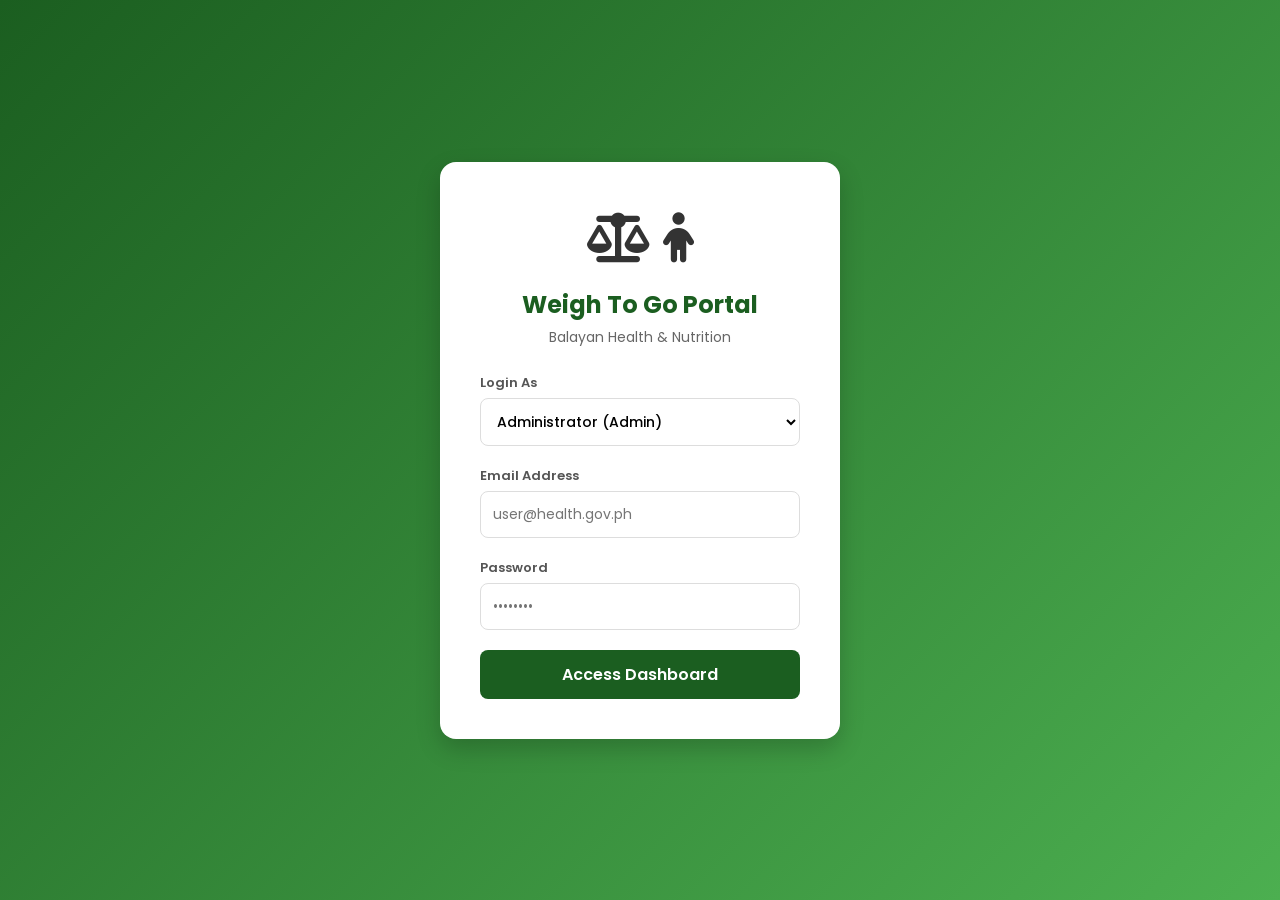
<file: Index.html>
<!DOCTYPE html>
<html lang="en">
<head>
    <meta charset="UTF-8">
    <meta name="viewport" content="width=device-width, initial-scale=1.0">
    <title>Weigh To Go - Login</title>
    <link href="https://fonts.googleapis.com/css2?family=Poppins:wght@300;400;500;600&display=swap" rel="stylesheet">
    <link rel="stylesheet" href="https://cdnjs.cloudflare.com/ajax/libs/font-awesome/6.4.0/css/all.min.css">
    <link rel="stylesheet" href="style.css">
</head>
<body class="login-body">
    <div class="login-container">
        <form onsubmit="handleLogin(event)">
            <div class="logo-area">
                <i class="fas fa-balance-scale"></i>
                <i class="fas fa-child"></i>
            </div>
            <h2>Weigh To Go Portal</h2>
            <p class="subtitle">Balayan Health & Nutrition</p>
            
            <div class="input-group">
                <label>Login As</label>
                <select id="role" style="width: 100%; padding: 12px; border: 1px solid #ddd; border-radius: 8px; font-size: 14px; outline: none; cursor: pointer; background: white;">
                    <option value="admin">Administrator (Admin)</option>
                    <option value="bns">Barangay Nutrition Scholar (BNS)</option>
                </select>
            </div>
            
            <div class="input-group">
                <label>Email Address</label>
                <input type="email" id="email" placeholder="user@health.gov.ph" required>
            </div>
            
            <div class="input-group">
                <label>Password</label>
                <input type="password" id="password" placeholder="••••••••" required>
            </div>
            
            <button type="submit" class="login-btn">Access Dashboard</button>
        </form>
    </div>

    <script>
        function handleLogin(event) {
            // Prevent the form from refreshing the page
            event.preventDefault();
            
            // Get the selected role
            const role = document.getElementById('role').value;
            
            // Redirect based on the selection
            if (role === 'admin') {
                window.location.href = 'dashboard.html';
            } else if (role === 'bns') {
                window.location.href = 'bns-dashboard.html';
            }
        }
    </script>
</body>
</html>
</file>
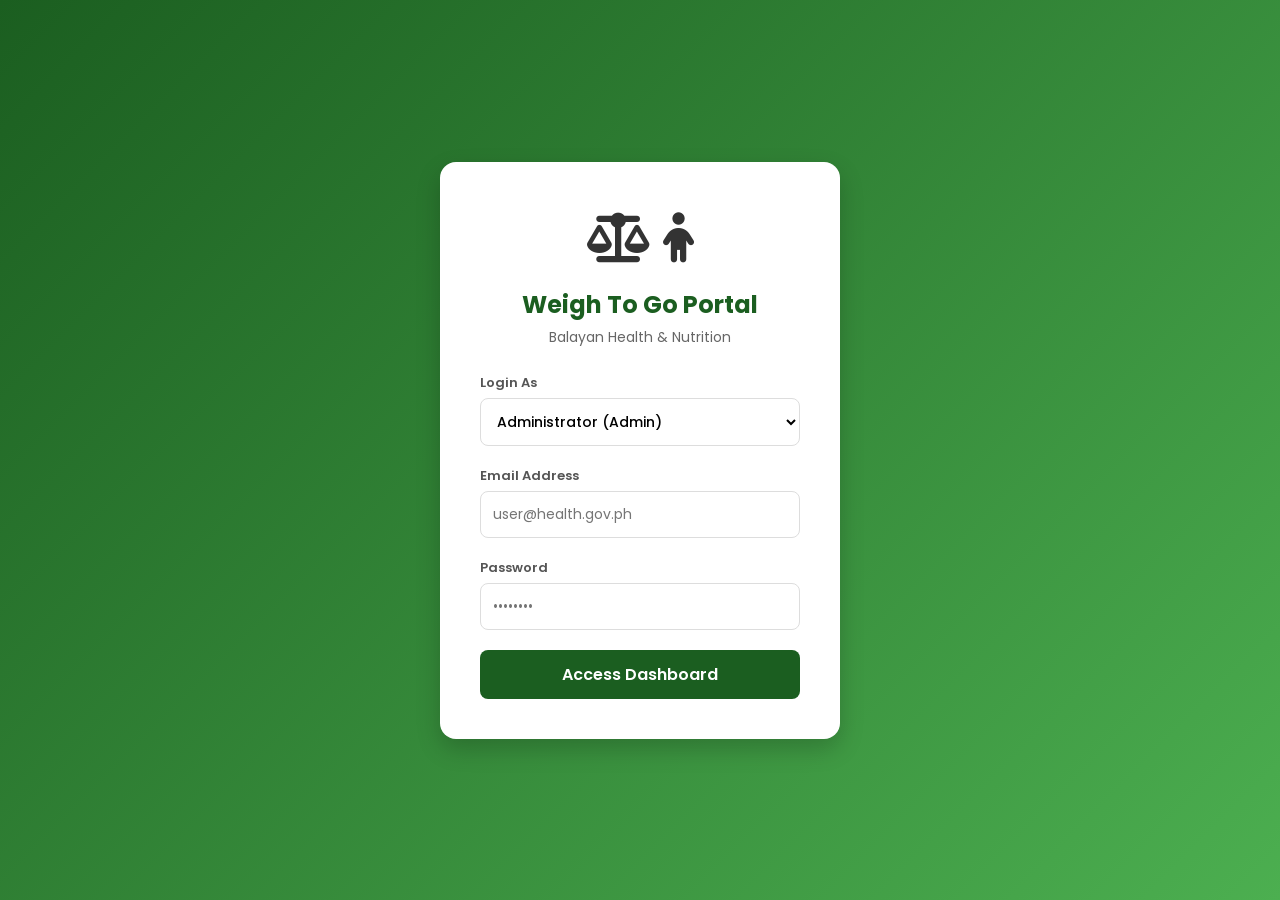
<file: index.html>
<!DOCTYPE html>
<html lang="en">
<head>
    <meta charset="UTF-8">
    <meta name="viewport" content="width=device-width, initial-scale=1.0">
    <title>Weigh To Go - Login</title>
    <link href="https://fonts.googleapis.com/css2?family=Poppins:wght@300;400;500;600&display=swap" rel="stylesheet">
    <link rel="stylesheet" href="https://cdnjs.cloudflare.com/ajax/libs/font-awesome/6.4.0/css/all.min.css">
    <link rel="stylesheet" href="style.css">
</head>
<body class="login-body">
    <div class="login-container">
        <form onsubmit="handleLogin(event)">
            <div class="logo-area">
                <i class="fas fa-balance-scale"></i>
                <i class="fas fa-child"></i>
            </div>
            <h2>Weigh To Go Portal</h2>
            <p class="subtitle">Balayan Health & Nutrition</p>
            
            <div class="input-group">
                <label>Login As</label>
                <select id="role" style="width: 100%; padding: 12px; border: 1px solid #ddd; border-radius: 8px; font-size: 14px; outline: none; cursor: pointer; background: white;">
                    <option value="admin">Administrator (Admin)</option>
                    <option value="bns">Barangay Nutrition Scholar (BNS)</option>
                </select>
            </div>
            
            <div class="input-group">
                <label>Email Address</label>
                <input type="email" id="email" placeholder="user@health.gov.ph" required>
            </div>
            
            <div class="input-group">
                <label>Password</label>
                <input type="password" id="password" placeholder="••••••••" required>
            </div>
            
            <button type="submit" class="login-btn">Access Dashboard</button>
        </form>
    </div>

    <script>
        function handleLogin(event) {
            // Prevent the form from refreshing the page
            event.preventDefault();
            
            // Get the selected role
            const role = document.getElementById('role').value;
            
            // Redirect based on the selection
            if (role === 'admin') {
                window.location.href = 'dashboard.html';
            } else if (role === 'bns') {
                window.location.href = 'bns-dashboard.html';
            }
        }
    </script>
</body>
</html>
</file>
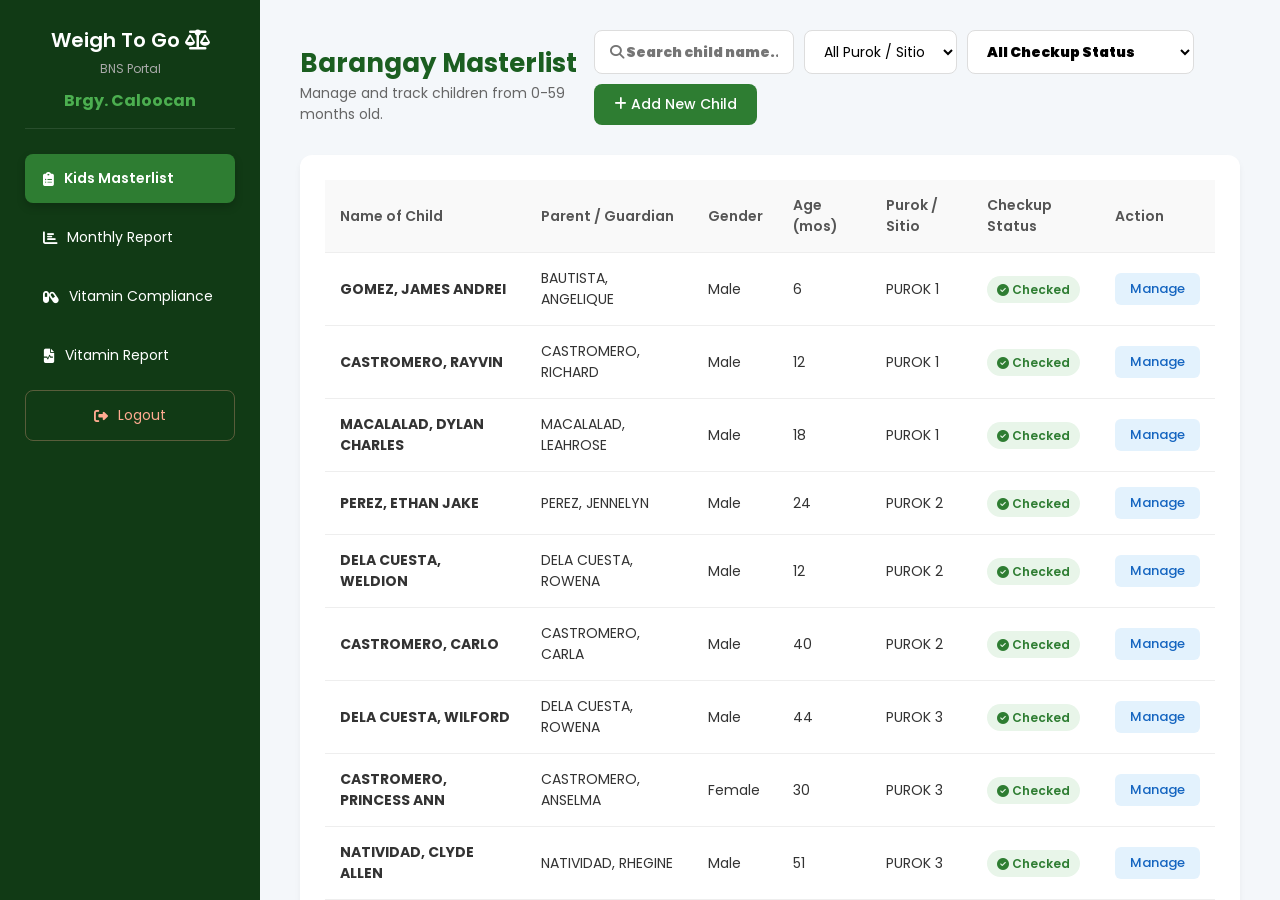
<file: bns-dashboard.html>
<!doctype html>
<html lang="en">
  <head>
    <meta charset="UTF-8" />
    <meta name="viewport" content="width=device-width, initial-scale=1.0" />
    <title>BNS Portal - Weigh To Go</title>
    <link href="https://fonts.googleapis.com/css2?family=Poppins:wght@300;400;500;600;700&display=swap" rel="stylesheet" />
    <link rel="stylesheet" href="https://cdnjs.cloudflare.com/ajax/libs/font-awesome/6.4.0/css/all.min.css" />
    <link rel="stylesheet" href="bns-style.css" />
  </head>
  <body class="dashboard-body">
    <div class="dashboard-wrapper">
      <nav class="sidebar">
        <div class="sidebar-header">
          <h3>Weigh To Go <i class="fas fa-balance-scale"></i></h3>
          <p style="color: #aaa; font-size: 12px; text-align: center">BNS Portal</p>
          <h4 id="sidebar-brgy-name" style="text-align: center; margin-top: 10px; color: #4caf50">Brgy. Caloocan</h4>
        </div>
        <ul id="sidebar-menu">
          <li class="active" onclick="switchBNSView('masterlist')"><i class="fas fa-clipboard-list"></i> Kids Masterlist</li>
          <li onclick="switchBNSView('reports')"><i class="fas fa-chart-bar"></i> Monthly Report</li>
          <li onclick="switchBNSView('vitamins')"><i class="fas fa-capsules"></i> Vitamin Compliance</li>
          <li onclick="switchBNSView('vit-reports')"><i class="fas fa-file-medical-alt"></i> Vitamin Report</li>
          <li class="logout-item" onclick="window.location.href = 'index.html'"><i class="fas fa-sign-out-alt"></i> Logout</li>
        </ul>
      </nav>

      <main class="main-content">
        <div id="masterlist-view" class="view">
          <header class="dashboard-header">
            <div class="header-titles">
              <h1 id="header-brgy-title">Barangay Masterlist</h1>
              <p>Manage and track children from 0-59 months old.</p>
            </div>
            <div class="filters-container" style="flex-wrap: wrap">
              <input type="text" id="searchChild" placeholder="&#xf002; Search child name..." style="font-family: &quot;Poppins&quot;, &quot;Font Awesome 5 Free&quot;; font-weight: 900; width: 200px;" oninput="renderMasterlist()" />
              <select id="filterPurok" onchange="renderMasterlist()">
                <option value="all">All Purok / Sitio</option>
                <option value="Purok 1">Purok 1</option>
                <option value="Purok 2">Purok 2</option>
                <option value="Purok 3">Purok 3</option>
                <option value="Purok 4">Purok 4</option>
                <option value="Purok 5">Purok 5</option>
              </select>
              <select id="filterStatus" onchange="renderMasterlist()" style="font-family: &quot;Poppins&quot;, &quot;Font Awesome 5 Free&quot;; font-weight: 900;">
                <option value="all">All Checkup Status</option>
                <option value="checked">&#xf058; Checked This Month</option>
                <option value="pending">&#xf057; Pending This Month</option>
              </select>
              <button class="add-btn" onclick="openAddChildModal()"><i class="fas fa-plus"></i> Add New Child</button>
            </div>
          </header>

          <section class="list-section">
            <table class="nutri-table">
              <thead>
                <tr>
                  <th>Name of Child</th>
                  <th>Parent / Guardian</th>
                  <th>Gender</th>
                  <th>Age (mos)</th>
                  <th>Purok / Sitio</th>
                  <th>Checkup Status</th>
                  <th>Action</th>
                </tr>
              </thead>
              <tbody id="bns-table-body"></tbody>
            </table>
          </section>
        </div>

        <div id="reports-view" class="view" style="display: none">
          <header class="dashboard-header">
            <div class="header-titles">
              <h1>Monthly Barangay Report</h1>
              <p>Summary of nutritional cases for the selected month.</p>
            </div>
            <div class="filters-container">
              <input type="month" id="reportMonthFilter" onchange="renderReports()" />
              <button class="add-btn" style="background: #2196f3" onclick="window.print()"><i class="fas fa-print"></i> Print Report</button>
              <button class="add-btn" style="background: #e65100" onclick="submitReportToAdmin()"><i class="fas fa-file-export"></i> Submit to Admin</button>
            </div>
          </header>

          <section class="stats-cards">
            <div class="card normal"><div class="card-icon"><i class="fas fa-child"></i></div><div><h4>Total Registered</h4><p id="rep-total" class="stat-num">0</p></div></div>
            <div class="card normal"><div class="card-icon"><i class="fas fa-check-circle" style="color: #2e7d32"></i></div><div><h4>Normal (All Metrics)</h4><p id="rep-normal" class="stat-num">0</p></div></div>
            <div class="card mal"><div class="card-icon"><i class="fas fa-exclamation-triangle" style="color: #d32f2f"></i></div><div><h4>Malnourished / Stunted</h4><p id="rep-mal" class="stat-num">0</p></div></div>
            <div class="card obese"><div class="card-icon"><i class="fas fa-hamburger" style="color: #f9a825"></i></div><div><h4>Obese</h4><p id="rep-obese" class="stat-num">0</p></div></div>
          </section>

          <section class="list-section" style="padding: 10px">
            <h3 style="margin: 15px 5px; color: #1b5e20">Masterlist Report Data</h3>
            <div class="report-table-wrapper">
              <table class="report-table">
                <thead>
                  <tr>
                    <th style="min-width: 120px">Address / Purok</th>
                    <th style="min-width: 150px">Mother / Caregiver</th>
                    <th style="min-width: 150px">Name of Child</th>
                    <th>IP<br />Group</th>
                    <th>Sex</th>
                    <th style="min-width: 90px">Date of<br />Birth</th>
                    <th style="min-width: 90px">Date<br />Measured</th>
                    <th>Weight<br /><small>(kg)</small></th>
                    <th>Height<br /><small>(cm)</small></th>
                    <th>Age<br /><small>(mos)</small></th>
                    <th style="min-width: 80px">Weight for<br />Age (WFA)</th>
                    <th style="min-width: 80px">Height for<br />Age (HFA)</th>
                    <th style="min-width: 80px">Weight for<br />Lt/Ht (WFL/H)</th>
                  </tr>
                </thead>
                <tbody id="reports-table-body"></tbody>
              </table>
            </div>
          </section>
        </div>

        <div id="vitamins-view" class="view" style="display: none;">
            <header class="dashboard-header">
                <div class="header-titles">
                    <h1>Vitamin & Deworming Tracking</h1>
                    <p>Track intervals: Vitamin A (starts 6 mos, every 6 mos) and Deworming (starts 12 mos, every 6 mos).</p>
                </div>
                <div class="filters-container">
                    <select id="vitPurokFilter" onchange="renderVitaminsView()">
                        <option value="all">All Purok / Sitio</option>
                        <option value="Purok 1">Purok 1</option>
                        <option value="Purok 2">Purok 2</option>
                        <option value="Purok 3">Purok 3</option>
                        <option value="Purok 4">Purok 4</option>
                        <option value="Purok 5">Purok 5</option>
                    </select>
                </div>
            </header>

            <section class="stats-cards">
                <div class="card normal"><div class="card-icon"><i class="fas fa-prescription-bottle" style="color:#2e7d32"></i></div><div><h4>Due for Vitamin A</h4><p id="statDueVitA" class="stat-num">0</p></div></div>
                <div class="card mal"><div class="card-icon"><i class="fas fa-bug" style="color:#d32f2f"></i></div><div><h4>Due for Deworming</h4><p id="statDueDeworm" class="stat-num">0</p></div></div>
            </section>

            <section class="list-section" style="padding: 10px;">
                <div class="report-table-wrapper">
                    <table class="report-table">
                        <thead>
                            <tr>
                                <th>Purok</th>
                                <th style="min-width: 140px;">Name of Child</th>
                                <th>Age <small>(mos)</small></th>
                                <th>Vitamin A Status</th>
                                <th>Deworming Status</th>
                            </tr>
                        </thead>
                        <tbody id="vitamins-table-body"></tbody>
                    </table>
                </div>
            </section>
        </div>

        <div id="vit-reports-view" class="view" style="display: none;">
            <header class="dashboard-header">
                <div class="header-titles">
                    <h1>Monthly Vitamin Report</h1>
                    <p>List of children who received their vitamins and their specific dose order.</p>
                </div>
                <div class="filters-container">
                    <input type="month" id="vitReportMonthFilter" onchange="renderVitaminReport()" />
                    <button class="add-btn" style="background: #2196f3" onclick="window.print()"><i class="fas fa-print"></i> Print Report</button>
                </div>
            </header>
            
            <section class="stats-cards">
                <div class="card normal"><div class="card-icon"><i class="fas fa-syringe" style="color: #2e7d32"></i></div><div><h4>Total Doses Administered This Month</h4><p id="vit-rep-total" class="stat-num">0</p></div></div>
            </section>

            <section class="list-section" style="padding: 10px;">
                <div class="report-table-wrapper">
                    <table class="report-table">
                        <thead>
                            <tr>
                                <th>Purok / Sitio</th>
                                <th>Name of Child</th>
                                <th>Age <small>(mos)</small></th>
                                <th>Date Administered</th>
                                <th>Supplement Given</th>
                                <th>Dose Order</th>
                            </tr>
                        </thead>
                        <tbody id="vit-reports-table-body"></tbody>
                    </table>
                </div>
            </section>
        </div>
      </main>
    </div>

    <div id="addChildModal" class="modal-overlay">
      <div class="modal-content profile-modal-width">
        <span class="close-btn" onclick="closeModal('addChildModal')">&times;</span>
        <h2 style="color: #1b5e20; margin-bottom: 20px">Register New Child</h2>
        <form id="add-child-form" onsubmit="submitNewChild(event)">
          <div class="form-grid">
            <div class="input-group"><label>Full Name</label><input type="text" id="add-name" required /></div>
            <div class="input-group"><label>Gender</label><select id="add-gender" required><option value="Male">Male</option><option value="Female">Female</option></select></div>
            <div class="input-group"><label>Birthdate</label><input type="date" id="add-bday" required onchange="previewAge()" /><small id="add-age-preview" style="color: #666"></small></div>
            <div class="input-group"><label>Parents / Guardian</label><input type="text" id="add-parents" required /></div>
            <div class="input-group"><label>Purok / Sitio</label><select id="add-purok" required><option value="Purok 1">Purok 1</option><option value="Purok 2">Purok 2</option><option value="Purok 3">Purok 3</option><option value="Purok 4">Purok 4</option><option value="Purok 5">Purok 5</option></select></div>
          </div>
          <button type="submit" class="add-btn" style="width: 100%; margin-top: 15px">Save Child Record</button>
        </form>
      </div>
    </div>

    <div id="childProfileModal" class="modal-overlay">
      <div class="modal-content profile-modal-width" style="max-width: 800px">
        <span class="close-btn" onclick="closeModal('childProfileModal')">&times;</span>
        <div class="profile-header" style="margin-bottom: 10px">
          <div class="profile-avatar"><i class="fas fa-child"></i></div>
          <div class="profile-title"><h2 id="prof-name">Name</h2><p id="prof-subtitle"><i class="fas fa-map-marker-alt"></i> Purok</p></div>
        </div>

        <div class="modal-tabs">
          <button class="tab-btn active" onclick="switchProfileTab('info')">Personal Info</button>
          <button class="tab-btn" onclick="switchProfileTab('assessment')">Monthly Assessment</button>
          <button class="tab-btn" onclick="switchProfileTab('history')">Checkup History</button>
        </div>

        <div id="tab-info" class="tab-content active">
          <div id="info-view-mode">
            <div class="form-grid">
              <div class="info-box"><span class="info-label">Child's Name</span><span id="view-name" class="info-value"></span></div>
              <div class="info-box"><span class="info-label">Gender</span><span id="view-gender" class="info-value"></span></div>
              <div class="info-box"><span class="info-label">Birthdate</span><span id="view-bday" class="info-value"></span></div>
              <div class="info-box"><span class="info-label">Parents</span><span id="view-parents" class="info-value"></span></div>
              <div class="info-box"><span class="info-label">Purok</span><span id="view-purok" class="info-value"></span></div>
            </div>
            <button class="view-btn" style="margin-top: 10px" onclick="toggleEditMode(true)"><i class="fas fa-edit"></i> Edit Profile</button>
          </div>

          <form id="info-edit-mode" onsubmit="saveChildEdits(event)" style="display: none; background: #f9f9f9; padding: 20px; border-radius: 10px; border: 1px dashed #ccc;">
            <h4 style="margin-bottom: 15px; color: #1b5e20">Editing Profile</h4>
            <input type="hidden" id="edit-id" />
            <div class="form-grid">
              <div class="input-group"><label>Child's Name</label><input type="text" id="edit-name" required /></div>
              <div class="input-group"><label>Gender</label><select id="edit-gender" required><option value="Male">Male</option><option value="Female">Female</option></select></div>
              <div class="input-group"><label>Birthdate</label><input type="date" id="edit-bday" required /></div>
              <div class="input-group"><label>Parents</label><input type="text" id="edit-parents" required /></div>
              <div class="input-group"><label>Purok</label><select id="edit-purok" required><option value="Purok 1">Purok 1</option><option value="Purok 2">Purok 2</option><option value="Purok 3">Purok 3</option><option value="Purok 4">Purok 4</option><option value="Purok 5">Purok 5</option></select></div>
            </div>
            <div style="display: flex; gap: 10px; margin-top: 15px">
              <button type="submit" class="add-btn">Save Changes</button>
              <button type="button" class="view-btn" onclick="toggleEditMode(false)">Cancel</button>
            </div>
          </form>
        </div>

        <div id="tab-assessment" class="tab-content">
          <div id="assessment-status-banner" class="status-banner"></div>
          <div id="assessment-form-container"></div>
        </div>

        <div id="tab-history" class="tab-content">
          <h3 style="margin-bottom: 15px">Past Monthly Reports</h3>
          <table class="nutri-table">
            <thead><tr><th>Month</th><th>Weight/Height</th><th>WFA</th><th>HFA</th><th>WFL/H</th></tr></thead>
            <tbody id="history-table-body"></tbody>
          </table>
        </div>
      </div>
    </div>

    <script src="bns-script.js"></script>
  </body>
</html>
</file>
<file: style.css>
* { box-sizing: border-box; margin: 0; padding: 0; font-family: 'Poppins', sans-serif; }
body { background-color: #f0f4f1; color: #333; overflow-x: hidden; }

/* LOGIN STYLES */
.login-body { display: flex; justify-content: center; align-items: center; height: 100vh; background: linear-gradient(135deg, #1b5e20, #4caf50); }
.login-container { background: white; padding: 40px; border-radius: 16px; box-shadow: 0 10px 25px rgba(0,0,0,0.2); width: 100%; max-width: 400px; text-align: center; }
.logo-area { font-size: 50px; margin-bottom: 10px; }
.login-container h2 { color: #1b5e20; margin-bottom: 5px; }
.subtitle { color: #666; font-size: 14px; margin-bottom: 25px; }
.input-group { margin-bottom: 20px; text-align: left; }
.input-group label { display: block; font-size: 13px; color: #555; margin-bottom: 5px; font-weight: 600; }
.input-group input { width: 100%; padding: 12px; border: 1px solid #ddd; border-radius: 8px; font-size: 14px; outline: none; transition: 0.3s; }
.input-group input:focus { border-color: #2e7d32; box-shadow: 0 0 0 3px rgba(46, 125, 50, 0.1); }
.login-btn { width: 100%; padding: 12px; background: #1b5e20; color: white; border: none; border-radius: 8px; font-size: 16px; font-weight: 600; cursor: pointer; transition: 0.3s; }
.login-btn:hover { background: #2e7d32; }

/* DASHBOARD LAYOUT */
.dashboard-wrapper { display: flex; height: 100vh; width: 100vw; overflow: hidden; }

/* SIDEBAR */
.sidebar { width: 260px; min-width: 260px; max-width: 260px; flex-shrink: 0; background: #113a15; color: white; padding: 25px; display: flex; flex-direction: column; z-index: 1000; }
.sidebar-header { border-bottom: 1px solid rgba(255,255,255,0.1); padding-bottom: 15px; margin-bottom: 25px; }
.sidebar ul { list-style: none; flex-grow: 1; }
.sidebar li { padding: 14px 18px; cursor: pointer; border-radius: 8px; margin-bottom: 10px; transition: 0.3s; font-size: 14px; display: flex; align-items: center; gap: 10px; }
.sidebar li.active { background: #2e7d32; font-weight: 600; box-shadow: 0 4px 8px rgba(0,0,0,0.2); }
.sidebar li:hover:not(.active) { background: rgba(255,255,255,0.1); }
.logout-item { margin-top: auto; color: #ffab91; border: 1px solid rgba(255, 171, 145, 0.3); justify-content: center; }
.logout-item:hover { background: rgba(255, 171, 145, 0.1) !important; }

/* MAIN CONTENT & SCROLLBAR HIDING */
.main-content { flex-grow: 1; width: calc(100% - 260px); padding: 30px; overflow-y: auto; overflow-x: hidden; height: 100vh; scroll-behavior: smooth; position: relative; }
.main-content, .modal-content, .report-table-wrapper, .list-section, .chart-section { -ms-overflow-style: none; scrollbar-width: none; }
.main-content::-webkit-scrollbar, .modal-content::-webkit-scrollbar, .report-table-wrapper::-webkit-scrollbar, .list-section::-webkit-scrollbar, .chart-section::-webkit-scrollbar { display: none; }

.dashboard-header { display: flex; justify-content: space-between; align-items: flex-end; margin-bottom: 30px; flex-wrap: wrap; gap: 20px; }
.header-titles h1 { color: #1b5e20; font-size: 26px; font-weight: 600; }
.header-titles p { color: #666; font-size: 14px; margin-top: 5px; }

/* FILTERS */
.filters-container { display: flex; gap: 12px; flex-wrap: wrap; }
select { padding: 10px 14px; border-radius: 8px; border: 1px solid #ddd; outline: none; font-size: 13px; font-weight: 500; cursor: pointer; background: white; }
select:focus { border-color: #2e7d32; }

/* ========================================= */
/* --- NEW PROFESSIONAL KPI CARD STYLES ---  */
/* ========================================= */
.stats-cards { 
    display: grid; 
    grid-template-columns: repeat(auto-fit, minmax(280px, 1fr)); 
    gap: 20px; 
    margin-bottom: 30px; 
}
.card { 
    background: #ffffff; 
    padding: 24px; 
    border-radius: 16px; 
    box-shadow: 0 4px 20px rgba(0, 0, 0, 0.04); 
    display: flex; 
    justify-content: space-between; 
    align-items: flex-start; 
    border: 1px solid #f0f4f1; 
    transition: transform 0.2s ease, box-shadow 0.2s ease; 
    position: relative; 
    overflow: hidden; 
    border-left: 6px solid transparent; 
}
.card:hover { 
    transform: translateY(-5px); 
    box-shadow: 0 8px 25px rgba(0, 0, 0, 0.08); 
}
.card-info { 
    display: flex; 
    flex-direction: column; 
}
.card h4 { 
    color: #888; 
    font-size: 13px; 
    font-weight: 600; 
    text-transform: uppercase; 
    letter-spacing: 0.5px; 
    margin-bottom: 8px; 
}
.stat-num { 
    font-size: 36px; 
    font-weight: 700; 
    color: #333; 
    line-height: 1.1; 
    margin-bottom: 5px; 
}
.card-subtitle { 
    font-size: 12px; 
    color: #aaa; 
    font-weight: 500; 
}
.card-icon { 
    font-size: 26px; 
    width: 56px; 
    height: 56px; 
    display: flex; 
    align-items: center; 
    justify-content: center; 
    border-radius: 14px; 
}

/* Normal / Healthy KPI */
.card.normal { border-left-color: #2e7d32; }
.card.normal .card-icon { background: rgba(46, 125, 50, 0.1); color: #2e7d32; }
.card.normal .stat-num { color: #2e7d32; }

/* Malnourished / Deficit KPI */
.card.mal { border-left-color: #d32f2f; }
.card.mal .card-icon { background: rgba(211, 47, 47, 0.1); color: #d32f2f; }
.card.mal .stat-num { color: #d32f2f; }

/* Obese / Excess KPI */
.card.obese { border-left-color: #f57f17; }
.card.obese .card-icon { background: rgba(245, 127, 23, 0.1); color: #f57f17; }
.card.obese .stat-num { color: #f57f17; }

/* General Info KPI */
.card.info { border-left-color: #1976d2; }
.card.info .card-icon { background: rgba(25, 118, 210, 0.1); color: #1976d2; }
.card.info .stat-num { color: #1976d2; }
/* ========================================= */


/* CHARTS & TABLE */
.charts-wrapper { display: flex; flex-direction: column; gap: 30px; margin-bottom: 30px; }
.chart-section, .list-section { background: white; padding: 25px; border-radius: 16px; box-shadow: 0 4px 15px rgba(0,0,0,0.03); overflow-x: auto; }
.canvas-holder { height: 350px; margin-top: 20px; width: 100%; }
.nutri-table { width: 100%; border-collapse: collapse; margin-top: 10px; }
.nutri-table th { text-align: left; padding: 15px; border-bottom: 2px solid #eee; background: #fafafa; font-size: 13px; text-transform: uppercase; }
.nutri-table td { padding: 15px; border-bottom: 1px solid #eee; font-size: 14px; white-space: nowrap; }
.badge { padding: 6px 12px; border-radius: 20px; font-size: 12px; font-weight: 600; display: inline-block; }
.badge.complete { background: #e8f5e9; color: #2e7d32; }
.view-btn { padding: 8px 16px; background: #1b5e20; color: white; border: none; border-radius: 6px; cursor: pointer; font-size: 12px; transition: 0.2s; }
.view-btn:hover { background: #2e7d32; }

/* MODAL & PROFILE STYLES */
.modal-overlay { display: none; position: fixed; top:0; left:0; width:100%; height:100%; background: rgba(0,0,0,0.6); z-index: 3000; justify-content: center; align-items: center; }
.modal-content { background: white; padding: 35px; border-radius: 20px; position: relative; max-height: 90vh; overflow-y: auto; }
.profile-modal-width { width: 650px; }
.close-btn { position: absolute; right: 20px; top: 15px; font-size: 28px; cursor: pointer; color: #aaa; transition: 0.2s; }
.close-btn:hover { color: #333; }
.profile-header { display: flex; align-items: center; gap: 20px; margin-bottom: 25px; padding-bottom: 20px; border-bottom: 1px solid #eee; }
.profile-avatar { font-size: 65px; line-height: 1; background: #f0f4f1; border-radius: 50%; padding: 15px; }
.profile-title h2 { color: #1b5e20; margin-bottom: 5px; font-size: 24px; }
.profile-title p { color: #666; font-size: 14px; }
.profile-grid { display: grid; grid-template-columns: 1fr 1fr; gap: 25px; }
.info-box { background: #f9f9f9; padding: 15px; border-radius: 12px; margin-bottom: 15px; }
.info-label { display: block; font-size: 12px; color: #888; text-transform: uppercase; margin-bottom: 5px; font-weight: 600; }
.info-value { font-size: 15px; color: #333; font-weight: 500; }
.vitamin-card { background: white; border: 1px solid #eee; border-radius: 12px; padding: 15px; box-shadow: 0 4px 10px rgba(0,0,0,0.02); }
.vitamin-card h4 { font-size: 14px; margin-bottom: 10px; color: #444; }
.vit-list { list-style: none; font-size: 13px; line-height: 1.8; }
.vit-list li { display: flex; align-items: center; gap: 8px; }
.history-tracker { margin-top: 15px; }
.history-tracker h4 { font-size: 12px; color: #888; text-transform: uppercase; margin-bottom: 8px; }
.months-grid { display: flex; gap: 8px; }
.month-box { flex: 1; text-align: center; padding: 8px 0; border-radius: 6px; font-size: 11px; font-weight: 600; color: white; }
.month-box.green { background: #4caf50; }
.month-box.red { background: #e53935; }

/* MAP SPECIFIC STYLES & AI SIMULATION UI */
.info-panel { position: absolute; top: 0; right: -400px; width: 380px; height: 100%; background: white; z-index: 1000; box-shadow: -5px 0 15px rgba(0,0,0,0.1); transition: 0.4s ease; padding: 30px; overflow-y: auto; }
.info-panel.open { right: 0; }
.close-panel-btn { position: absolute; top: 15px; right: 20px; font-size: 30px; background: none; border: none; cursor: pointer; color: #555; }
.stat-row { display: flex; justify-content: space-between; margin-bottom: 10px; padding-bottom: 10px; border-bottom: 1px solid #eee; }
.total-highlight { background: #f0f4f1; padding: 15px; border-radius: 10px; text-align: center; margin-bottom: 15px; border: 1px solid #c8e6c9; }
.total-highlight h3 { color: #1b5e20; font-size: 28px; line-height: 1; }
.total-highlight span { font-size: 12px; color: #555; text-transform: uppercase; font-weight: 600; }

/* --- AI Suggestion Box Styling (Gemini Theme) --- */
.ai-suggestion-box {
    position: relative;
    background: linear-gradient(#ffffff, #ffffff) padding-box,
                linear-gradient(135deg, #FF605C, #FFBD44, #00C55A, #2581FF) border-box;
    border: 2px solid transparent; 
    border-radius: 12px;
    padding: 20px;
    margin-top: 20px;
    box-shadow: 0 4px 15px rgba(37, 129, 255, 0.1);
}
.ai-header { font-size: 14px; font-weight: 600; color: #1f1f1f; margin-bottom: 10px; display: flex; align-items: center; gap: 8px; text-transform: uppercase; letter-spacing: 0.5px; }
.gemini-logo { width: 20px; height: 20px; object-fit: contain; }
.ai-content { font-size: 14px; line-height: 1.6; color: #3c4043; }
.typing-effect::after { content: '...'; animation: typing 1.5s infinite steps(4, end); }
@keyframes typing { 0%, 100% { content: ''; } 25% { content: '.'; } 50% { content: '..'; } 75% { content: '...'; } }

/* --- CLEAN REPORT TABLE STYLES --- */
.report-table-wrapper { overflow-x: auto; border-radius: 8px; box-shadow: 0 4px 6px rgba(0,0,0,0.05); background: white; margin-top: 15px; border: 1px solid #e2e8f0; }
.report-table { width: 100%; border-collapse: collapse; font-family: 'Poppins', sans-serif; }
.report-table thead { background-color: #f8fafc; color: #1e293b; }
.report-table th { padding: 12px 10px; border-bottom: 2px solid #cbd5e1; text-align: center; vertical-align: bottom; font-weight: 600; font-size: 12px; line-height: 1.4; border-right: 1px solid #f1f5f9; white-space: normal; }
.report-table td { padding: 12px 10px; border-bottom: 1px solid #f1f5f9; text-align: center; vertical-align: middle; font-size: 12px; color: #334155; border-right: 1px solid #f1f5f9; white-space: nowrap; }
.report-table td:nth-child(1), .report-table td:nth-child(2), .report-table td:nth-child(3) { text-align: left; }

.badge-status { padding: 4px 10px; border-radius: 20px; font-weight: 600; font-size: 11px; display: inline-block; text-align: center; min-width: 60px; }
.badge-normal { background-color: #dcfce7; color: #166534; border: 1px solid #bbf7d0; }
.badge-warning { background-color: #fef9c3; color: #854d0e; border: 1px solid #fef08a; }
.badge-danger { background-color: #fee2e2; color: #991b1b; border: 1px solid #fecaca; }
.badge-pending { background-color: #f1f5f9; color: #64748b; border: 1px dashed #cbd5e1; }

.brgy-map-label { background-color: rgba(255, 255, 255, 0.9); border: 1px solid #ddd; border-radius: 4px; color: #113a15; font-weight: 600; font-size: 11px; padding: 3px 8px; box-shadow: 0 2px 4px rgba(0,0,0,0.15); white-space: nowrap; }
.leaflet-tooltip-bottom.brgy-map-label::before { border-bottom-color: rgba(255, 255, 255, 0.9); }
</file>
<file: bns-style.css>
@import url('https://fonts.googleapis.com/css2?family=Poppins:wght@300;400;500;600;700&display=swap');

* {
    margin: 0;
    padding: 0;
    box-sizing: border-box;
    font-family: 'Poppins', sans-serif;
}

body.dashboard-body {
    background-color: #f4f7fa;
    color: #333;
    overflow-x: hidden;
}

/* Sidebar Styles (Updated to match Admin Side) */
.dashboard-wrapper {
    display: flex;
    height: 100vh;
    width: 100vw;
    overflow: hidden;
}

.sidebar {
    width: 260px;
    min-width: 260px;
    max-width: 260px;
    flex-shrink: 0;
    background: #113a15; /* Darker green from admin */
    color: white;
    padding: 25px; /* Added padding to match admin */
    display: flex;
    flex-direction: column;
    z-index: 1000; /* Matched admin z-index */
}

.sidebar-header {
    border-bottom: 1px solid rgba(255,255,255,0.1);
    padding-bottom: 15px;
    margin-bottom: 25px;
    text-align: center;
}

.sidebar-header h3 {
    font-size: 20px;
    font-weight: 600;
    margin-bottom: 5px;
}

#sidebar-menu {
    list-style: none;
    flex-grow: 1;
    padding: 0; /* Reset padding to match admin */
}

#sidebar-menu li {
    padding: 14px 18px;
    cursor: pointer;
    border-radius: 8px; /* Rounded corners from admin */
    margin-bottom: 10px;
    transition: 0.3s;
    font-size: 14px;
    display: flex;
    align-items: center;
    gap: 10px;
}

#sidebar-menu li.active {
    background: #2e7d32;
    font-weight: 600;
    box-shadow: 0 4px 8px rgba(0,0,0,0.2); /* Shadow effect from admin */
}

#sidebar-menu li:hover:not(.active) {
    background: rgba(255,255,255,0.1);
}

.logout-item {
    margin-top: auto;
    color: #ffab91; /* Peach color from admin */
    border: 1px solid rgba(255, 171, 145, 0.3); /* Border from admin */
    justify-content: center;
}

.logout-item:hover {
    background: rgba(255, 171, 145, 0.1) !important;
}


/* Main Content Styles & SCROLLBAR HIDING */
.main-content {
    flex-grow: 1;
    width: calc(100% - 260px); 
    padding: 30px 40px;
    overflow-y: auto;
    overflow-x: hidden;
}

/* Apply hidden scrollbars to all scrollable areas */
.main-content, 
.modal-content,
.report-table-wrapper,
.list-section {
    -ms-overflow-style: none;  /* IE and Edge */
    scrollbar-width: none;  /* Firefox */
}

.main-content::-webkit-scrollbar, 
.modal-content::-webkit-scrollbar,
.report-table-wrapper::-webkit-scrollbar,
.list-section::-webkit-scrollbar {
    display: none; /* Chrome, Safari and Opera */
}

.dashboard-header {
    display: flex;
    justify-content: space-between;
    align-items: flex-end;
    margin-bottom: 30px;
}

.header-titles h1 {
    font-size: 26px;
    color: #1b5e20;
}

.header-titles p {
    color: #666;
    font-size: 14px;
}

.filters-container {
    display: flex;
    gap: 10px;
}

.filters-container select, .filters-container input {
    padding: 10px 15px;
    border: 1px solid #ddd;
    border-radius: 8px;
    font-size: 14px;
    background-color: #fff;
    outline: none;
}


/* Stats Cards */
.stats-cards {
    display: grid;
    grid-template-columns: repeat(auto-fit, minmax(220px, 1fr));
    gap: 20px;
    margin-bottom: 30px;
}

.card {
    background: #fff;
    padding: 20px;
    border-radius: 12px;
    box-shadow: 0 4px 6px rgba(0,0,0,0.05);
    display: flex;
    align-items: center;
    gap: 20px;
}

.card-icon {
    width: 60px;
    height: 60px;
    border-radius: 50%;
    display: flex;
    align-items: center;
    justify-content: center;
    font-size: 24px;
}

.card.normal .card-icon { background: #e8f5e9; color: #2e7d32; }
.card.mal .card-icon { background: #ffebee; color: #c62828; }
.card.obese .card-icon { background: #fff8e1; color: #f9a825; }

.card h4 {
    font-size: 13px;
    color: #666;
    margin-bottom: 5px;
}

.stat-num {
    font-size: 24px;
    font-weight: 700;
    color: #333;
}


/* Table Styles */
.list-section {
    background: #fff;
    padding: 25px;
    border-radius: 12px;
    box-shadow: 0 4px 6px rgba(0,0,0,0.05);
    overflow-x: auto;
}

.nutri-table {
    width: 100%;
    border-collapse: collapse;
}

.nutri-table th, .nutri-table td {
    padding: 15px;
    text-align: left;
    border-bottom: 1px solid #eee;
    font-size: 14px;
}

.nutri-table th {
    font-weight: 600;
    color: #555;
    background-color: #f9f9f9;
}


/* Buttons & Badges */
.view-btn {
    padding: 6px 15px;
    background: #e3f2fd;
    color: #1565c0;
    border: none;
    border-radius: 6px;
    cursor: pointer;
    font-size: 13px;
    font-weight: 500;
    transition: 0.2s;
}

.view-btn:hover { background: #bbdefb; }

.add-btn {
    padding: 10px 20px;
    background: #2e7d32;
    color: white;
    border: none;
    border-radius: 8px;
    cursor: pointer;
    font-size: 14px;
    font-weight: 500;
    transition: 0.2s;
}

.add-btn:hover { background: #1b5e20; }

.badge {
    padding: 5px 10px;
    border-radius: 20px;
    font-size: 12px;
    font-weight: 600;
}

.badge.complete { background: #e8f5e9; color: #2e7d32; }
.badge.pending { background: #ffebee; color: #c62828; }


/* Modals */
.modal-overlay {
    display: none;
    position: fixed;
    top: 0; left: 0; width: 100%; height: 100%;
    background: rgba(0,0,0,0.5);
    z-index: 100;
    align-items: center;
    justify-content: center;
}

.modal-content {
    background: #fff;
    border-radius: 12px;
    padding: 30px;
    position: relative;
    max-height: 90vh;
    overflow-y: auto;
}

.profile-modal-width { width: 500px; }

.close-btn {
    position: absolute;
    top: 15px; right: 20px;
    font-size: 24px;
    cursor: pointer;
    color: #888;
}

.form-grid {
    display: grid;
    grid-template-columns: 1fr 1fr;
    gap: 15px;
}

.input-group {
    display: flex;
    flex-direction: column;
    margin-bottom: 15px;
}

.input-group label {
    font-size: 13px;
    color: #555;
    margin-bottom: 5px;
    font-weight: 500;
}

.input-group input, .input-group select {
    padding: 10px;
    border: 1px solid #ddd;
    border-radius: 6px;
    outline: none;
    font-size: 14px;
}

/* Tabs */
.modal-tabs {
    display: flex;
    border-bottom: 1px solid #ddd;
    margin-bottom: 20px;
}

.tab-btn {
    padding: 10px 20px;
    background: none;
    border: none;
    cursor: pointer;
    font-size: 14px;
    font-weight: 500;
    color: #666;
    border-bottom: 3px solid transparent;
}

.tab-btn.active {
    color: #1b5e20;
    border-bottom-color: #1b5e20;
}

.tab-content { display: none; }
.tab-content.active { display: block; }

.info-box {
    background: #f8f9fa;
    padding: 15px;
    border-radius: 8px;
    margin-bottom: 15px;
}

.info-label { display: block; font-size: 12px; color: #888; margin-bottom: 3px; }
.info-value { font-size: 15px; font-weight: 500; color: #333; }

.status-banner {
    padding: 15px;
    border-radius: 8px;
    margin-bottom: 20px;
    font-size: 14px;
}
.status-banner.success { background: #e8f5e9; color: #1b5e20; border: 1px solid #c8e6c9; }
.status-banner.warning { background: #fff3e0; color: #e65100; border: 1px solid #ffe0b2; }

/* --- CLEAN REPORT TABLE STYLES & COLOR CODING --- */
.report-table-wrapper {
    overflow-x: auto;
    border-radius: 8px;
    box-shadow: 0 4px 6px rgba(0,0,0,0.05);
    background: white;
    margin-top: 15px;
    border: 1px solid #e2e8f0;
}
.report-table {
    width: 100%;
    border-collapse: collapse;
    font-family: 'Poppins', sans-serif;
}
.report-table thead {
    background-color: #f8fafc;
    color: #1e293b;
}
.report-table th {
    padding: 12px 10px;
    border-bottom: 2px solid #cbd5e1;
    text-align: center;
    vertical-align: bottom;
    font-weight: 600;
    font-size: 12px;
    line-height: 1.4;
    border-right: 1px solid #f1f5f9;
    white-space: normal;
}
.report-table td {
    padding: 12px 10px;
    border-bottom: 1px solid #f1f5f9;
    text-align: center;
    vertical-align: middle;
    font-size: 12px;
    color: #334155;
    border-right: 1px solid #f1f5f9;
    white-space: nowrap;
}
.report-table td:nth-child(1),
.report-table td:nth-child(2),
.report-table td:nth-child(3) {
    text-align: left;
}

/* Badge System */
.badge-status {
    padding: 4px 10px;
    border-radius: 20px;
    font-weight: 600;
    font-size: 11px;
    display: inline-block;
    text-align: center;
    min-width: 60px;
}
.badge-normal { background-color: #dcfce7; color: #166534; border: 1px solid #bbf7d0; }
.badge-warning { background-color: #fef9c3; color: #854d0e; border: 1px solid #fef08a; }
.badge-danger { background-color: #fee2e2; color: #991b1b; border: 1px solid #fecaca; }
.badge-pending { background-color: #f1f5f9; color: #64748b; border: 1px dashed #cbd5e1; }
</file>
